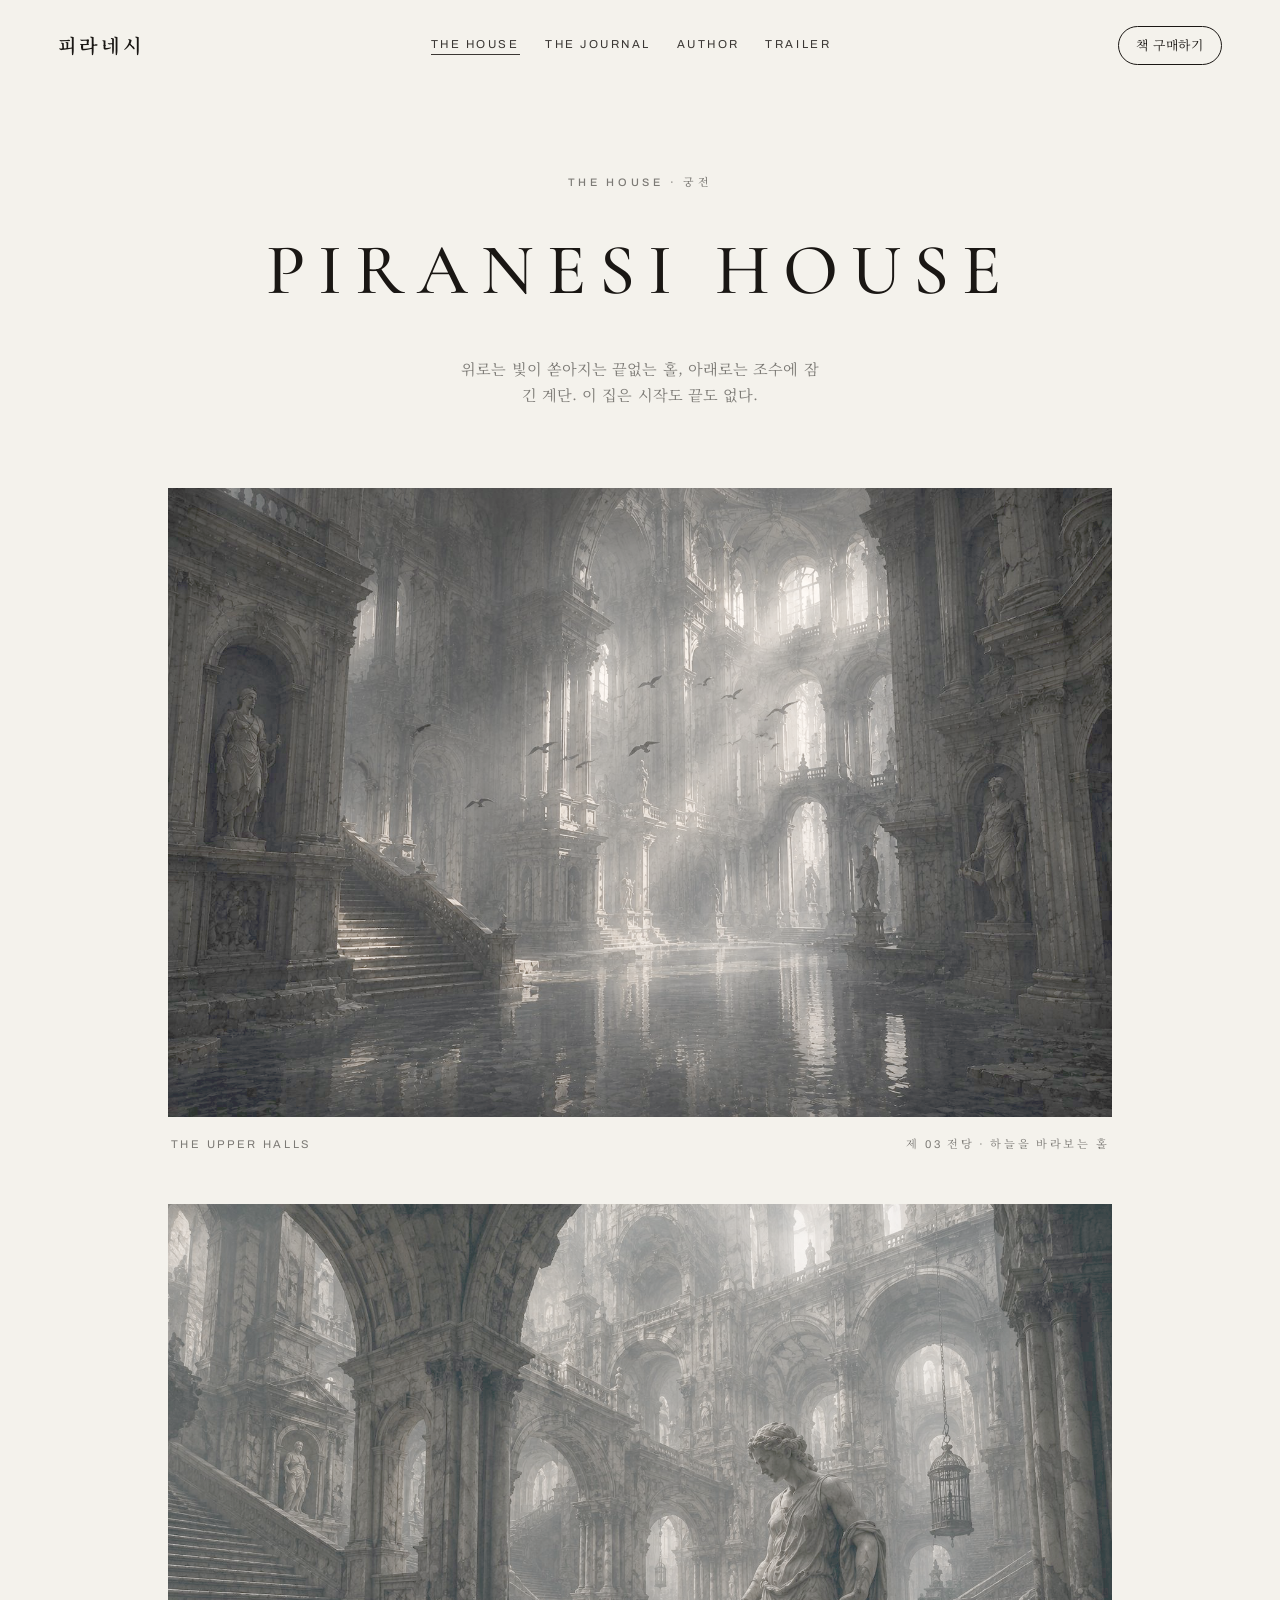
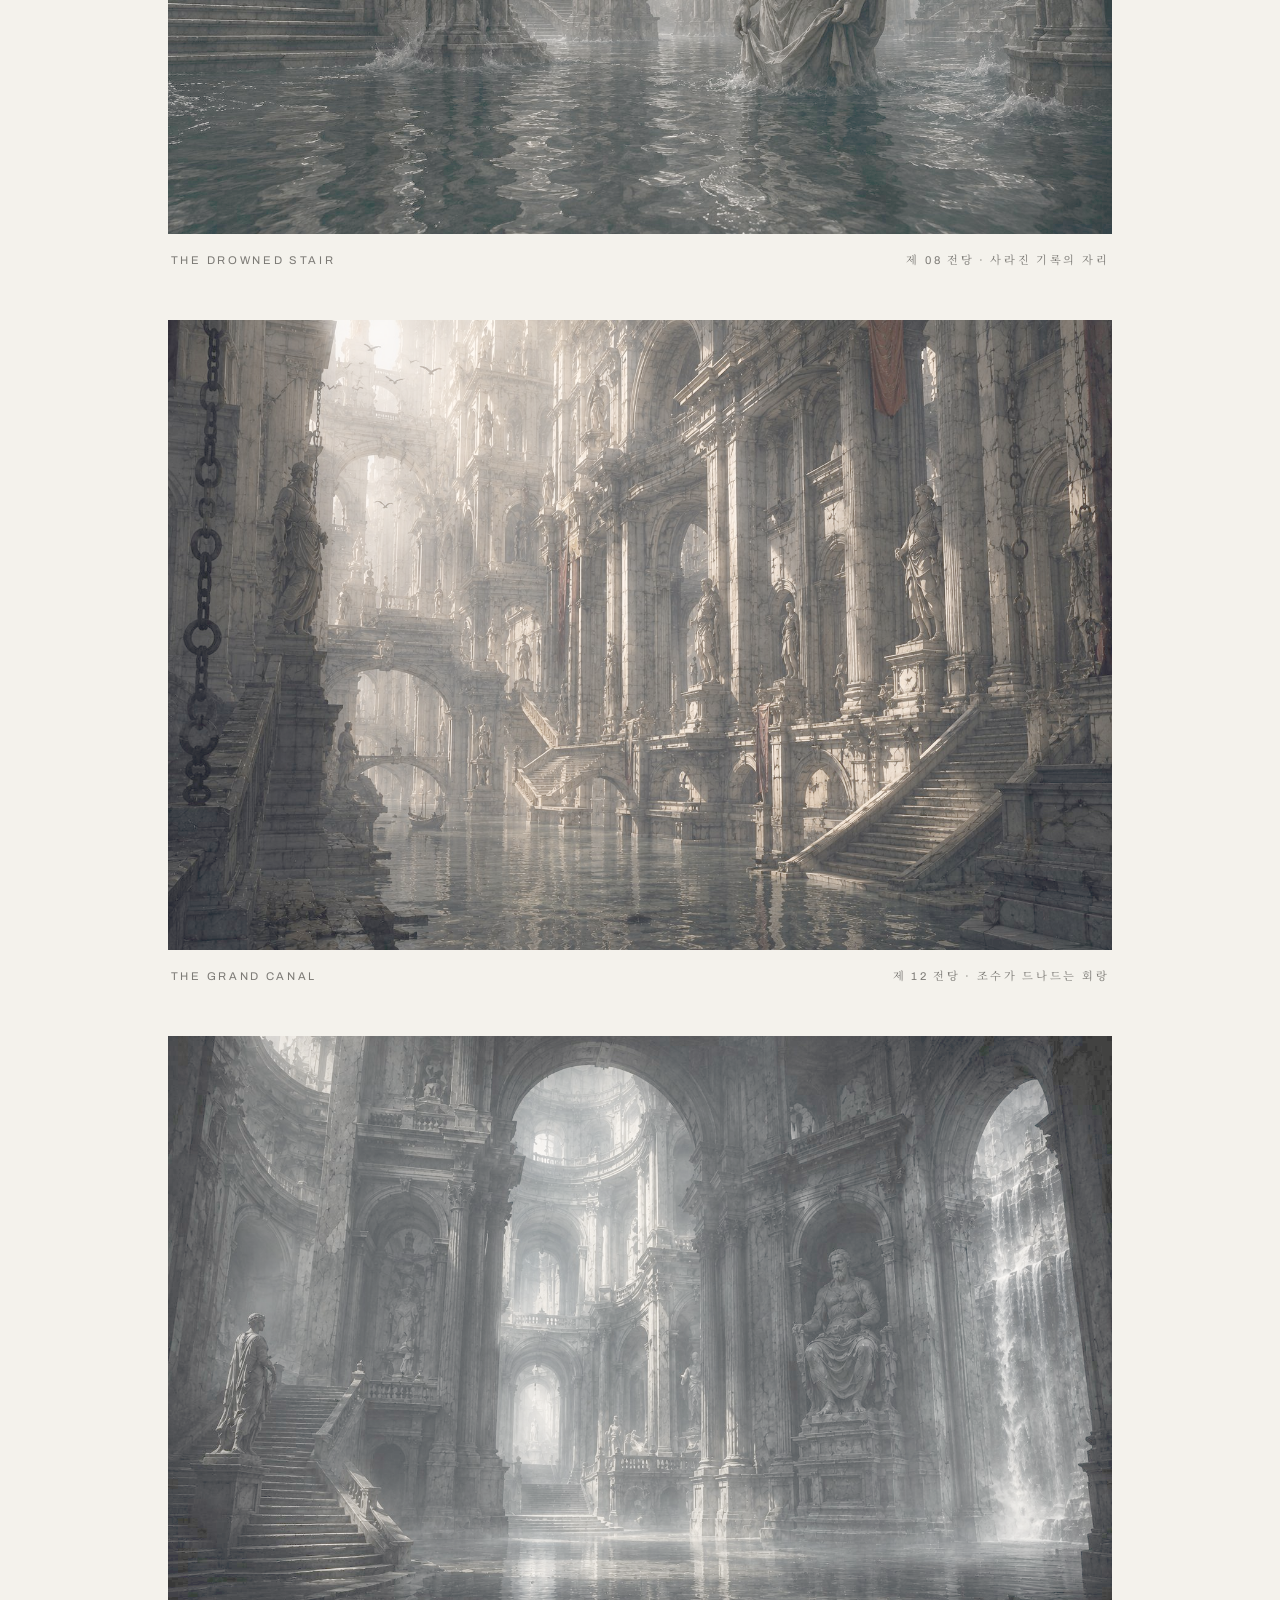
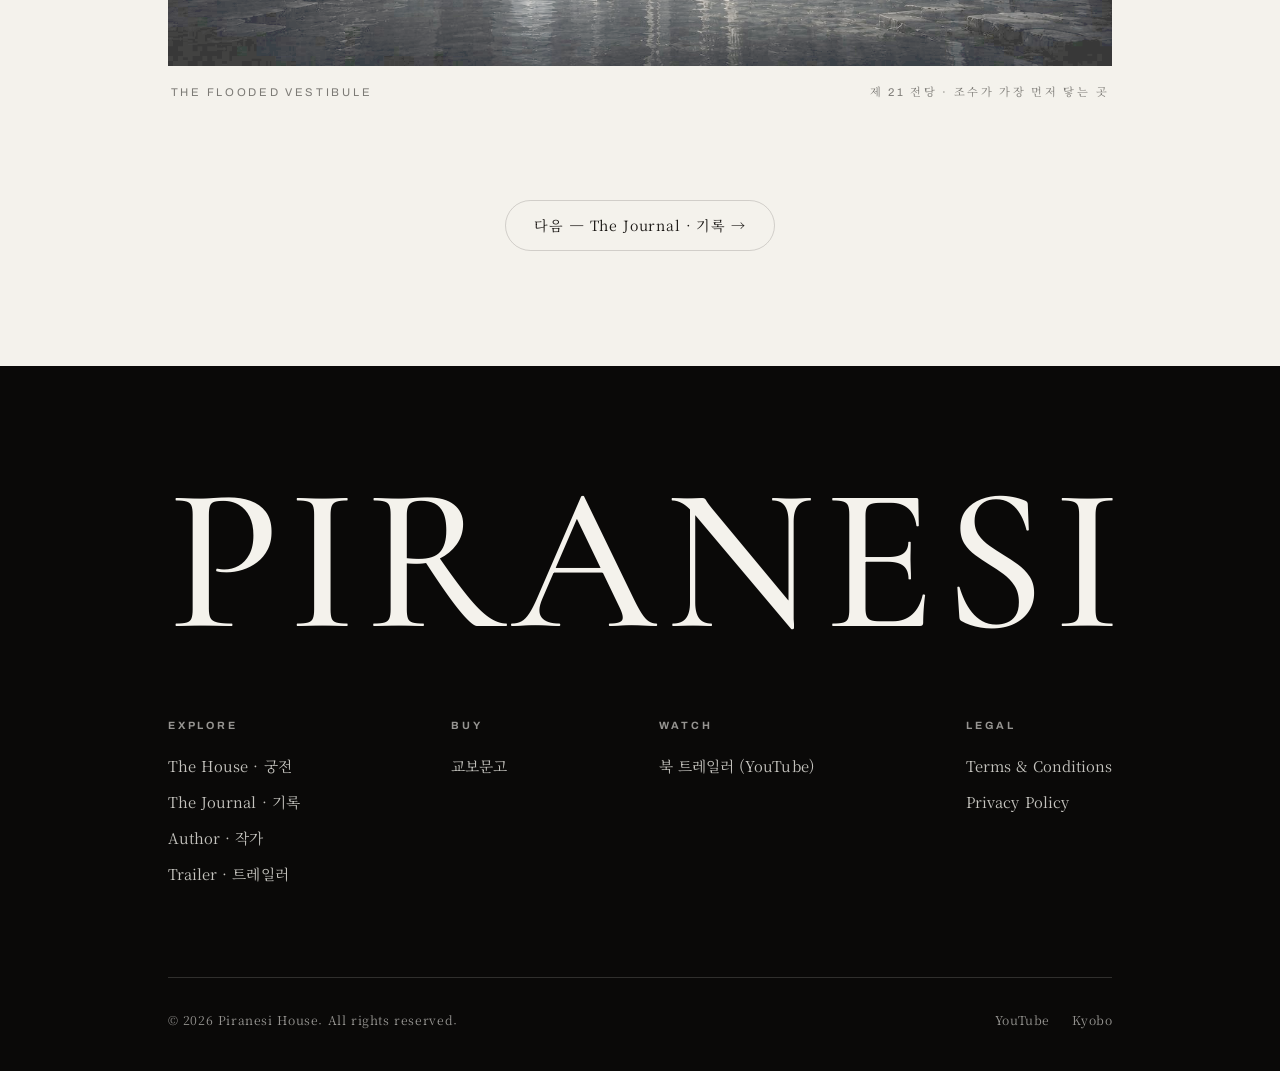
<file: house.html>
<!DOCTYPE html>
<html lang="ko">
<head>
  <meta charset="UTF-8" />
  <meta name="viewport" content="width=device-width, initial-scale=1.0" />
  <title>The House · 궁전 — PIRANESI</title>
  <meta name="description" content="피라네시의 집. 빛이 스미는 무한한 홀과 조수에 잠긴 계단." />
  <link rel="preconnect" href="https://fonts.googleapis.com" />
  <link rel="preconnect" href="https://fonts.gstatic.com" crossorigin />
  <link href="https://fonts.googleapis.com/css2?family=Archivo:wght@400;500;600&family=Cormorant+Garamond:ital,wght@0,400;0,500;0,600;1,400;1,500&family=Noto+Serif+KR:wght@400;500;600&display=swap" rel="stylesheet" />
  <link rel="stylesheet" href="css/style.css" />
</head>
<body>

  <!-- ===== NAV ===== -->
  <nav class="nav nav--scrolled">
    <a href="index.html" class="nav__brand">피라네시</a>
    <ul class="nav__links">
      <li><a href="house.html" aria-current="page">The House</a></li>
      <li><a href="journal.html">The Journal</a></li>
      <li><a href="index.html#author">Author</a></li>
      <li><a href="index.html#trailer">Trailer</a></li>
    </ul>
    <a href="https://product.kyobobook.co.kr/detail/S000001029413" target="_blank" rel="noopener noreferrer" class="nav__cta">책 구매하기</a>
    <button class="nav__toggle" aria-label="메뉴 열기">MENU</button>
  </nav>

  <main>
    <!-- ===== HOUSE HERO ===== -->
    <section class="house-hero container">
      <span class="eyebrow" data-reveal>The House · 궁전</span>
      <h1 data-reveal data-delay="1">PIRANESI HOUSE</h1>
      <p class="intro__text" data-reveal data-delay="2" style="margin-top:1.5rem">
        위로는 빛이 쏟아지는 끝없는 홀, 아래로는 조수에 잠긴 계단. 이 집은 시작도 끝도 없다.
      </p>
    </section>

    <!-- ===== STACKED GALLERY ===== -->
    <section class="section container" style="padding-top:0">
      <div class="gallery-stack">
        <figure data-reveal>
          <img src="assets/img/hall-birds.png" alt="새들이 날아오르는 상층의 홀" />
          <figcaption><span>The Upper Halls</span><span>제 03 전당 · 하늘을 바라보는 홀</span></figcaption>
        </figure>
        <figure data-reveal>
          <img src="assets/img/hall-statue.png" alt="옥좌에 앉은 조각상과 폭포" />
          <figcaption><span>The Drowned Stair</span><span>제 08 전당 · 사라진 기록의 자리</span></figcaption>
        </figure>
        <figure data-reveal>
          <img src="assets/img/hall-chains.png" alt="사슬이 드리운 대운하의 홀" />
          <figcaption><span>The Grand Canal</span><span>제 12 전당 · 조수가 드나드는 회랑</span></figcaption>
        </figure>
        <figure data-reveal>
          <img src="assets/img/hall-waterfall.png" alt="물에 잠긴 폭포의 홀" />
          <figcaption><span>The Flooded Vestibule</span><span>제 21 전당 · 조수가 가장 먼저 닿는 곳</span></figcaption>
        </figure>
      </div>
      <!-- 다음 챕터로 연결 -->
      <div style="text-align:center; margin-top:clamp(3rem,7vw,5rem)" data-reveal>
        <a href="journal.html" class="btn btn--ghost">다음 — The Journal · 기록 →</a>
      </div>
    </section>
  </main>

  <!-- ===== FOOTER ===== -->
  <footer class="footer">
    <div class="container">
      <div class="footer__wordmark">PIRANESI</div>
      <div class="footer__cols">
        <div class="footer__col">
          <h4>Explore</h4>
          <a href="house.html">The House · 궁전</a>
          <a href="journal.html">The Journal · 기록</a>
          <a href="index.html#author">Author · 작가</a>
          <a href="index.html#trailer">Trailer · 트레일러</a>
        </div>
        <div class="footer__col">
          <h4>Buy</h4>
          <a href="https://product.kyobobook.co.kr/detail/S000001029413" target="_blank" rel="noopener noreferrer">교보문고</a>
        </div>
        <div class="footer__col">
          <h4>Watch</h4>
          <a href="https://www.youtube.com/watch?v=UggPg6CHNbs" target="_blank" rel="noopener noreferrer">북 트레일러 (YouTube)</a>
        </div>
        <div class="footer__col">
          <h4>Legal</h4>
          <a href="#">Terms &amp; Conditions</a>
          <a href="#">Privacy Policy</a>
        </div>
      </div>
      <div class="footer__bottom">
        <span>© 2026 Piranesi House. All rights reserved.</span>
        <div class="footer__social">
          <a href="https://www.youtube.com/watch?v=UggPg6CHNbs" target="_blank" rel="noopener noreferrer" class="link">YouTube</a>
          <a href="https://product.kyobobook.co.kr/detail/S000001029413" target="_blank" rel="noopener noreferrer" class="link">Kyobo</a>
        </div>
      </div>
    </div>
  </footer>

  <script src="js/main.js"></script>
</body>
</html>
</file>
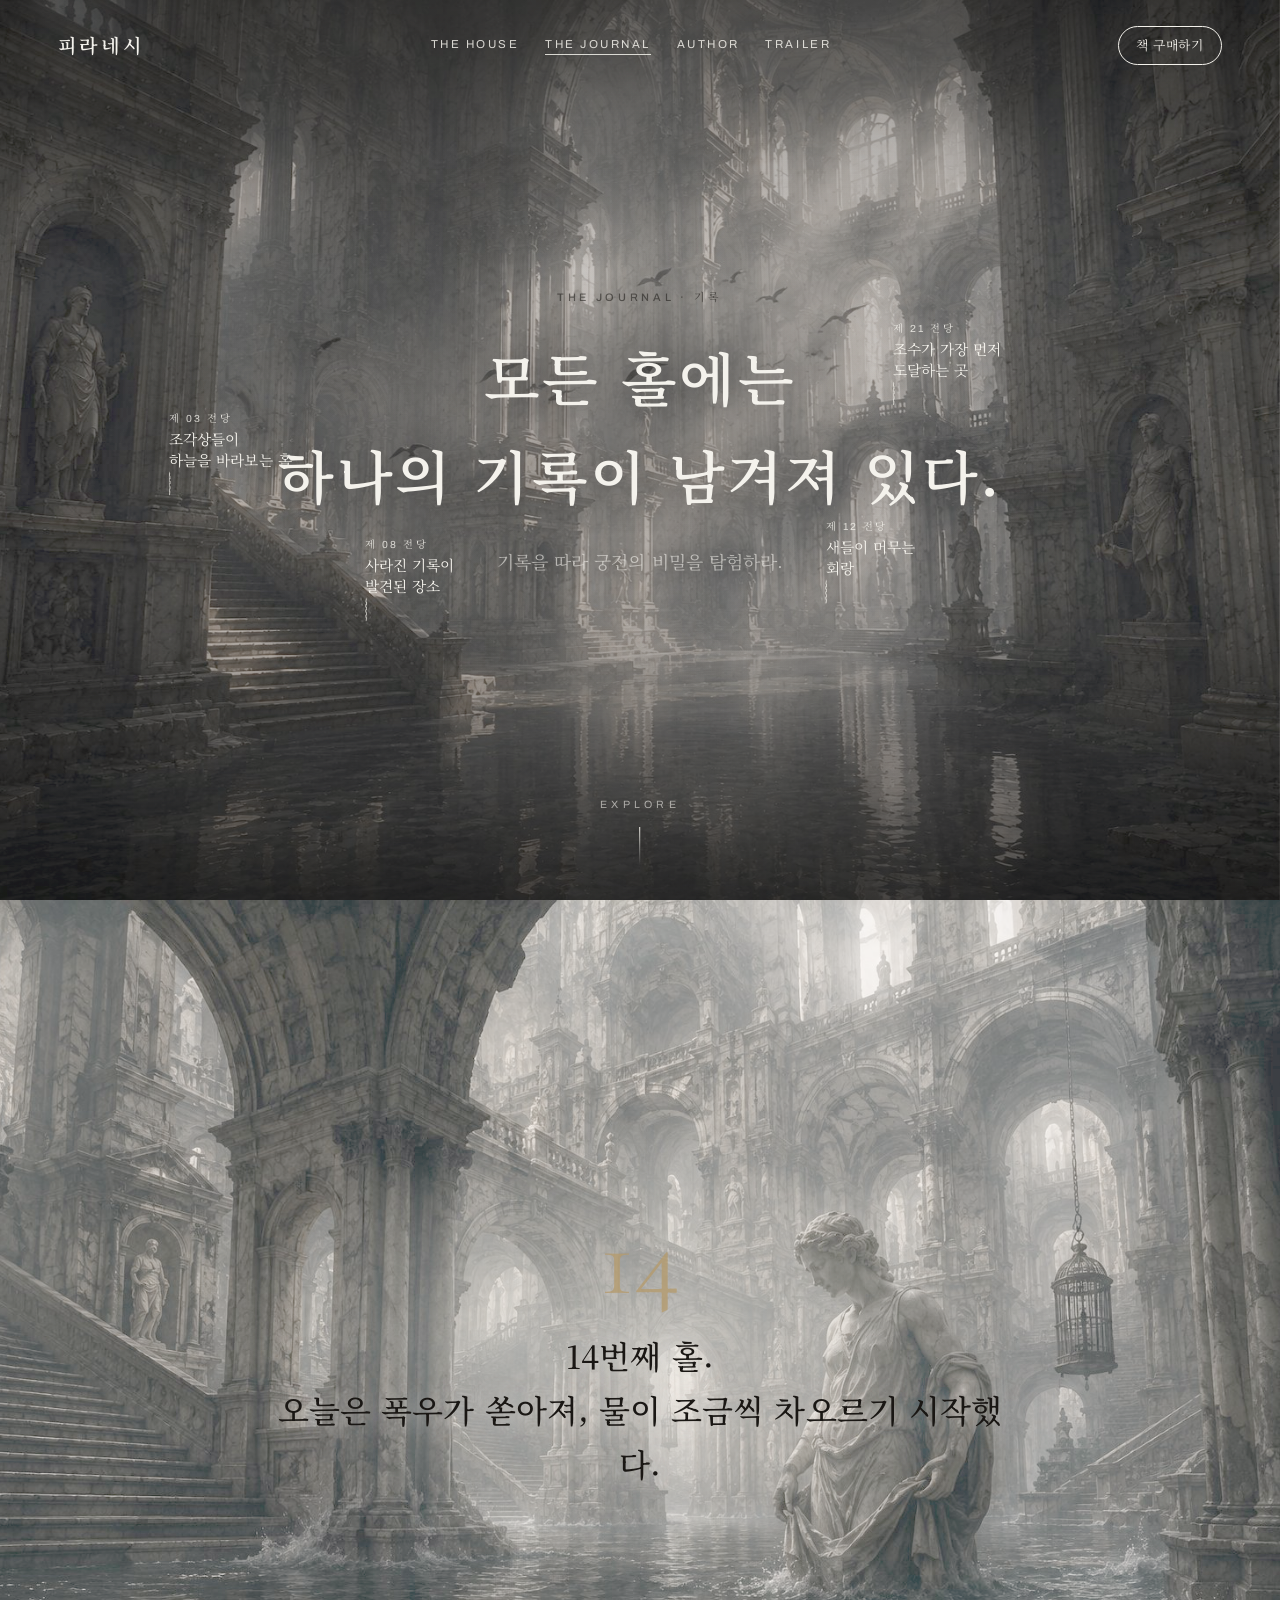
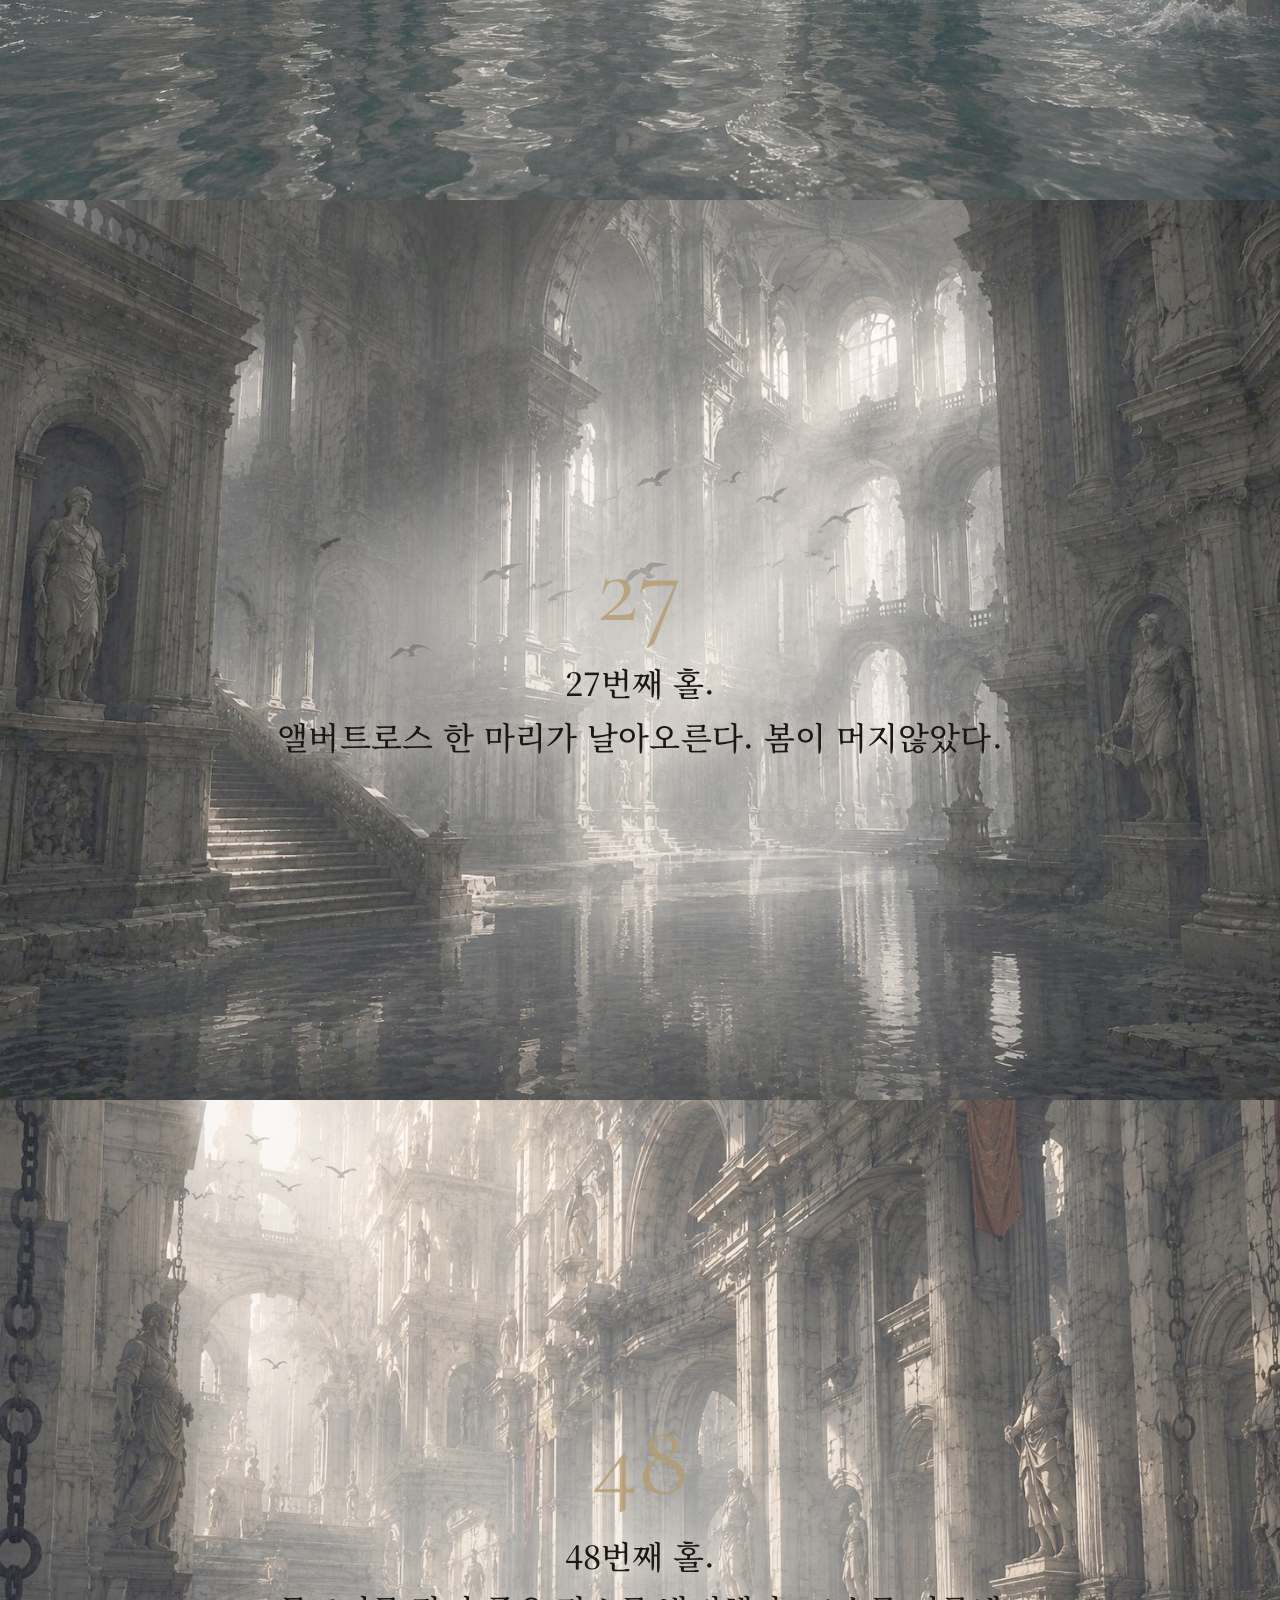
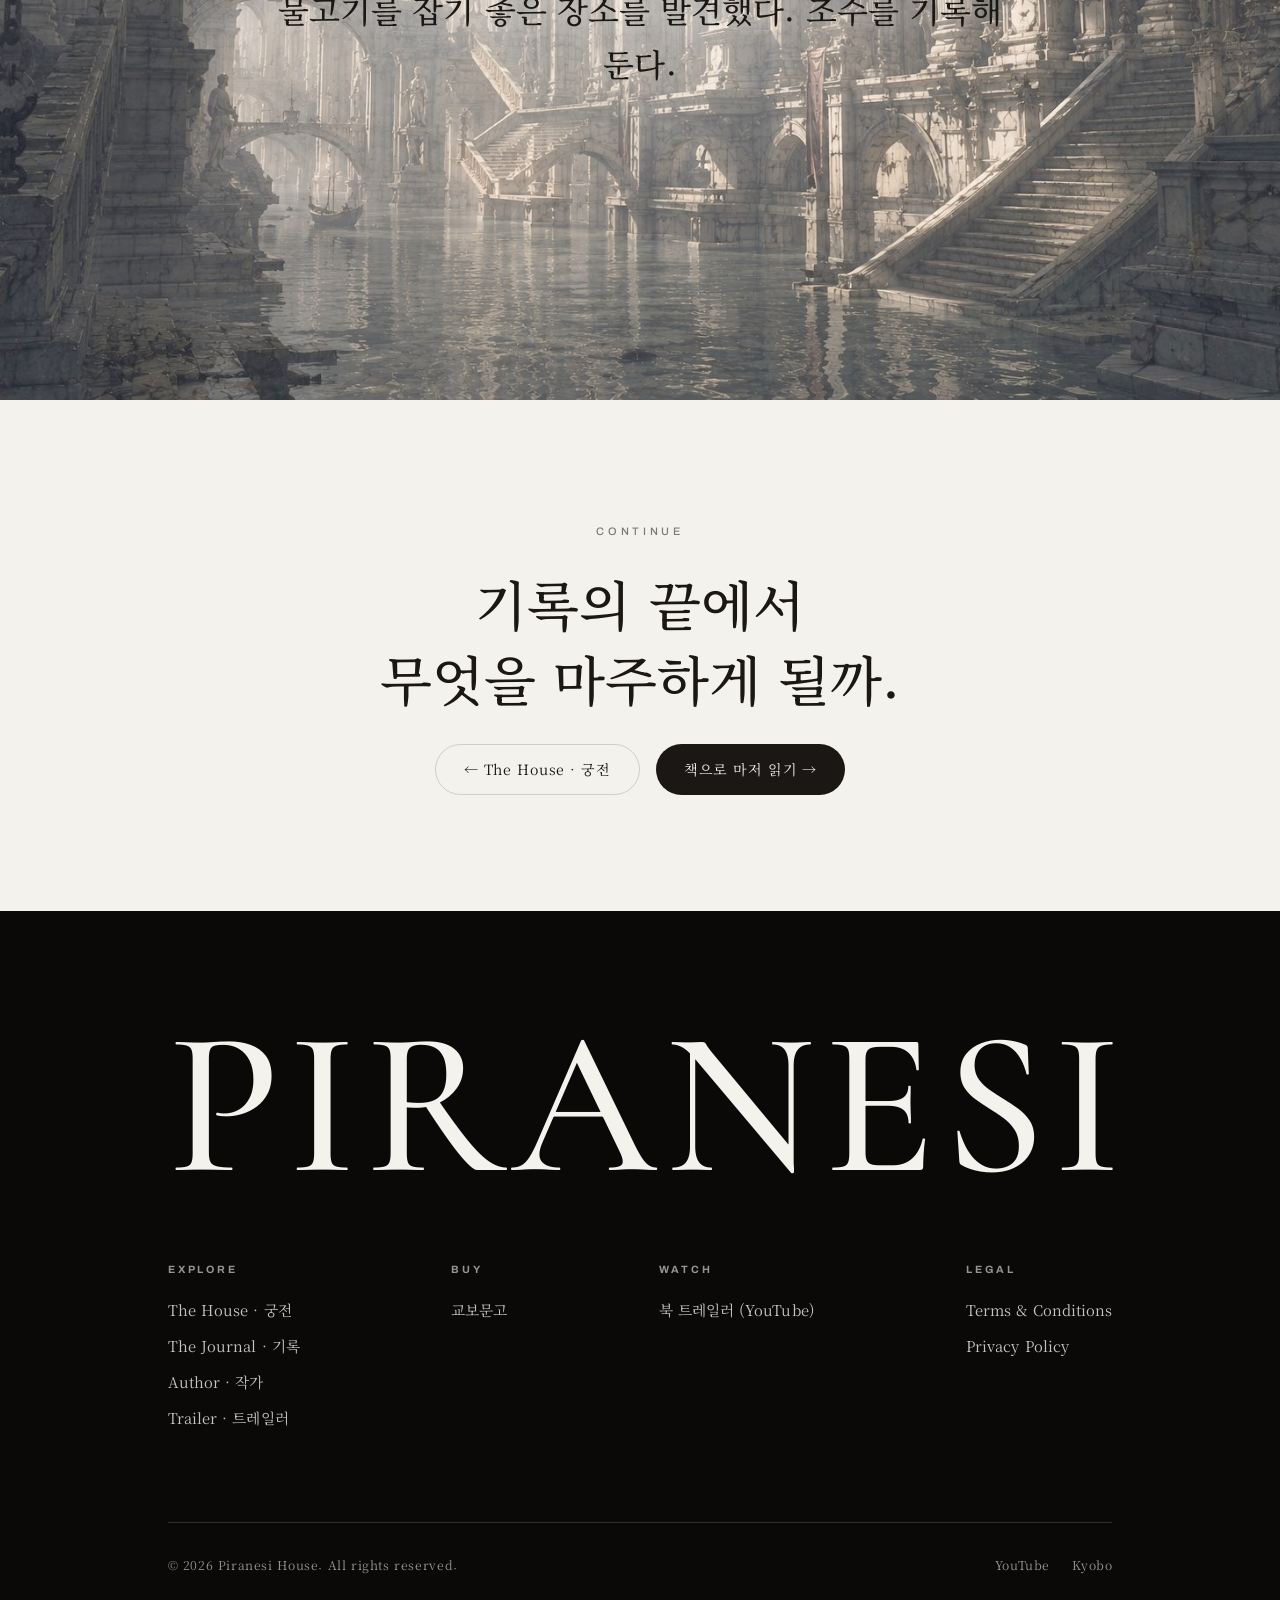
<file: journal.html>
<!DOCTYPE html>
<html lang="ko">
<head>
  <meta charset="UTF-8" />
  <meta name="viewport" content="width=device-width, initial-scale=1.0" />
  <title>The Journal · 기록 — PIRANESI</title>
  <meta name="description" content="모든 홀에는 하나의 기록이 남겨져 있다. 기록을 따라 궁전의 비밀을 탐험하라." />
  <link rel="preconnect" href="https://fonts.googleapis.com" />
  <link rel="preconnect" href="https://fonts.gstatic.com" crossorigin />
  <link href="https://fonts.googleapis.com/css2?family=Archivo:wght@400;500;600&family=Cormorant+Garamond:ital,wght@0,400;0,500;0,600;1,400;1,500&family=Noto+Serif+KR:wght@400;500;600&display=swap" rel="stylesheet" />
  <link rel="stylesheet" href="css/style.css" />
</head>
<body>
  <div class="dive-veil" aria-hidden="true"></div>

  <!-- ===== NAV (히어로가 어두우므로 상단 밝은 글자) ===== -->
  <nav class="nav nav--hero-dark">
    <a href="index.html" class="nav__brand">피라네시</a>
    <ul class="nav__links">
      <li><a href="house.html">The House</a></li>
      <li><a href="journal.html" aria-current="page">The Journal</a></li>
      <li><a href="index.html#author">Author</a></li>
      <li><a href="index.html#trailer">Trailer</a></li>
    </ul>
    <a href="https://product.kyobobook.co.kr/detail/S000001029413" target="_blank" rel="noopener noreferrer" class="nav__cta">책 구매하기</a>
    <button class="nav__toggle" aria-label="메뉴 열기">MENU</button>
  </nav>

  <!-- ===== JOURNAL HERO (마커) ===== -->
  <header class="hero hero--dark">
    <img class="hero__bg" data-parallax="0.25" src="assets/img/hall-birds.png" alt="홀로 선 인물이 바라보는 빛의 홀" />
    <div class="journal-markers">
      <!-- 각 마커 = 클릭 시 해당 홀로 '빨려들어가는' 다이브. href는 JS 미동작 시 폴백 -->
      <a class="marker" href="#hall-14" data-target="#hall-14" style="top:50%; left:18%">
        <span class="marker__no">제 03 전당</span>
        <p class="marker__name">조각상들이<br />하늘을 바라보는 홀</p>
        <span class="marker__dot"></span>
      </a>
      <a class="marker marker--hide-sm" href="#hall-27" data-target="#hall-27" style="top:64%; left:32%">
        <span class="marker__no">제 08 전당</span>
        <p class="marker__name">사라진 기록이<br />발견된 장소</p>
        <span class="marker__dot"></span>
      </a>
      <a class="marker" href="#hall-48" data-target="#hall-48" style="top:40%; left:74%">
        <span class="marker__no">제 21 전당</span>
        <p class="marker__name">조수가 가장 먼저<br />도달하는 곳</p>
        <span class="marker__dot"></span>
      </a>
      <a class="marker marker--hide-sm" href="#hall-27" data-target="#hall-27" style="top:62%; left:68%">
        <span class="marker__no">제 12 전당</span>
        <p class="marker__name">새들이 머무는<br />회랑</p>
        <span class="marker__dot"></span>
      </a>
    </div>
    <div class="hero__inner">
      <span class="eyebrow">The Journal · 기록</span>
      <h1 class="hero__title" style="font-size:clamp(1.9rem,4.6vw,3.6rem); letter-spacing:.04em; font-weight:600">모든 홀에는<br />하나의 기록이 남겨져 있다.</h1>
      <p class="hero__sub">기록을 따라 궁전의 비밀을 탐험하라.</p>
    </div>
    <div class="hero__scroll">Explore</div>
  </header>

  <!-- ===== SCROLL HALLS (밝은 신성 톤) ===== -->
  <main>
    <section class="hall" id="hall-14">
      <img class="hall__bg" src="assets/img/hall-statue.png" alt="빛이 스며드는 홀" />
      <div class="hall__inner" data-reveal>
        <div class="hall__no">14</div>
        <p class="hall__line">14번째 홀.<br />오늘은 폭우가 쏟아져, 물이 조금씩 차오르기 시작했다.</p>
      </div>
    </section>
    <section class="hall" id="hall-27">
      <img class="hall__bg" src="assets/img/hall-birds.png" alt="새들이 날아오르는 홀" />
      <div class="hall__inner" data-reveal>
        <div class="hall__no">27</div>
        <p class="hall__line">27번째 홀.<br />앨버트로스 한 마리가 날아오른다. 봄이 머지않았다.</p>
      </div>
    </section>
    <section class="hall" id="hall-48">
      <img class="hall__bg" src="assets/img/hall-chains.png" alt="사슬이 드리운 대운하" />
      <div class="hall__inner" data-reveal>
        <div class="hall__no">48</div>
        <p class="hall__line">48번째 홀.<br />물고기를 잡기 좋은 장소를 발견했다. 조수를 기록해 둔다.</p>
      </div>
    </section>

    <!-- 다음 연결 -->
    <section class="section container" style="text-align:center">
      <span class="eyebrow" data-reveal>Continue</span>
      <h2 class="intro__title" data-reveal data-delay="1">기록의 끝에서<br />무엇을 마주하게 될까.</h2>
      <div data-reveal data-delay="2" style="display:flex; gap:1rem; justify-content:center; flex-wrap:wrap; margin-top:1rem">
        <a href="house.html" class="btn btn--ghost">← The House · 궁전</a>
        <a href="https://product.kyobobook.co.kr/detail/S000001029413" target="_blank" rel="noopener noreferrer" class="btn btn--solid">책으로 마저 읽기 →</a>
      </div>
    </section>
  </main>

  <!-- ===== FOOTER ===== -->
  <footer class="footer">
    <div class="container">
      <div class="footer__wordmark">PIRANESI</div>
      <div class="footer__cols">
        <div class="footer__col">
          <h4>Explore</h4>
          <a href="house.html">The House · 궁전</a>
          <a href="journal.html">The Journal · 기록</a>
          <a href="index.html#author">Author · 작가</a>
          <a href="index.html#trailer">Trailer · 트레일러</a>
        </div>
        <div class="footer__col">
          <h4>Buy</h4>
          <a href="https://product.kyobobook.co.kr/detail/S000001029413" target="_blank" rel="noopener noreferrer">교보문고</a>
        </div>
        <div class="footer__col">
          <h4>Watch</h4>
          <a href="https://www.youtube.com/watch?v=UggPg6CHNbs" target="_blank" rel="noopener noreferrer">북 트레일러 (YouTube)</a>
        </div>
        <div class="footer__col">
          <h4>Legal</h4>
          <a href="#">Terms &amp; Conditions</a>
          <a href="#">Privacy Policy</a>
        </div>
      </div>
      <div class="footer__bottom">
        <span>© 2026 Piranesi House. All rights reserved.</span>
        <div class="footer__social">
          <a href="https://www.youtube.com/watch?v=UggPg6CHNbs" target="_blank" rel="noopener noreferrer" class="link">YouTube</a>
          <a href="https://product.kyobobook.co.kr/detail/S000001029413" target="_blank" rel="noopener noreferrer" class="link">Kyobo</a>
        </div>
      </div>
    </div>
  </footer>

  <script src="js/main.js"></script>
</body>
</html>
</file>
<file: css/style.css>
/* =============================================================
   PIRANESI HOUSE — Design System v2
   무드: Sacred / Ethereal / Luminous · 레이아웃: monopo-inspired editorial
   ============================================================= */

/* ---------- 1. Tokens ---------- */
:root {
  /* Palette — 밝은 본 화이트가 지배색, 텍스트는 따뜻한 근흑 */
  --paper:   #f4f2ec;   /* 지배 배경 (밝게 상향) */
  --paper-2: #eae6dc;   /* 섹션 교차용 살짝 진한 본 */
  --ink:     #1a1714;   /* 따뜻한 근흑 텍스트 */
  --ink-2:   #0a0908;   /* 풋터/앵커용 깊은 흑 */
  --muted:   rgba(26,23,20,.55);  /* 보조 텍스트 (라이트 위) */
  --muted-d: rgba(244,242,236,.6);/* 보조 텍스트 (다크 위) */
  --line:    rgba(26,23,20,.16);  /* 라이트 헤어라인 */
  --line-d:  rgba(244,242,236,.16);
  --gold:    #b59b6e;   /* 신성한 온기 — 극소량 액센트 */

  /* Type */
  --serif: "Cormorant Garamond", "Noto Serif KR", serif;
  --kr:    "Noto Serif KR", "Cormorant Garamond", serif;
  --sans:  "Archivo", "Noto Serif KR", sans-serif;

  /* Layout */
  --container: 1480px;
  --gutter: clamp(1.25rem, 4.5vw, 6rem);
  --section-y: clamp(5rem, 11vw, 12rem);
  --ease: cubic-bezier(.22, .61, .36, 1);
}

/* ---------- 2. Reset ---------- */
*, *::before, *::after { box-sizing: border-box; margin: 0; padding: 0; }
html { scroll-behavior: smooth; -webkit-text-size-adjust: 100%; }
body {
  background: var(--paper);
  color: var(--ink);
  font-family: var(--kr);
  line-height: 1.7;
  letter-spacing: .005em;
  overflow-x: hidden;
}
img { display: block; max-width: 100%; }
a { color: inherit; text-decoration: none; }
button { font: inherit; color: inherit; background: none; border: none; cursor: pointer; }

/* ---------- 3. Helpers ---------- */
.container { width: 100%; max-width: var(--container); margin-inline: auto; padding-inline: var(--gutter); }
.section { padding-block: var(--section-y); }
.theme-dark { background: var(--ink-2); color: var(--paper); }
.theme-dark .eyebrow { color: var(--muted-d); }
.theme-paper2 { background: var(--paper-2); }

/* 라벨 — monopo식 넓은 자간 대문자 그로테스크 */
.eyebrow {
  font-family: var(--sans);
  font-size: clamp(.66rem, .85vw, .78rem);
  font-weight: 500; letter-spacing: .34em; text-transform: uppercase;
  color: var(--muted); display: inline-block;
}
.display { font-family: var(--serif); font-weight: 500; line-height: 1.04; }
.display-kr { font-family: var(--kr); font-weight: 500; line-height: 1.42; }

/* ---------- 4. Buttons / Links ---------- */
.btn {
  display: inline-flex; align-items: center; gap: .7em;
  padding: .9em 2em; border-radius: 100px;
  font-family: var(--kr); font-size: .88rem; letter-spacing: .06em;
  transition: transform .4s var(--ease), background .4s var(--ease), color .4s var(--ease);
}
.btn--solid { background: var(--ink); color: var(--paper); }
.btn--solid:hover { transform: translateY(-2px); background: #312a23; }
.theme-dark .btn--solid { background: var(--paper); color: var(--ink-2); }
.btn--ghost { border: 1px solid var(--line); }
.btn--ghost:hover { background: var(--ink); color: var(--paper); border-color: var(--ink); }
.theme-dark .btn--ghost { border-color: var(--line-d); }
.theme-dark .btn--ghost:hover { background: var(--paper); color: var(--ink-2); }

/* 인라인 텍스트 링크 (밑줄 슬라이드) */
.link {
  position: relative; white-space: nowrap;
}
.link::after { content:""; position:absolute; left:0; bottom:-2px; width:100%; height:1px; background:currentColor; transform:scaleX(0); transform-origin:left; transition:transform .4s var(--ease); }
.link:hover::after { transform: scaleX(1); }

/* =============================================================
   5. NAV
   ============================================================= */
.nav {
  position: fixed; inset: 0 0 auto 0; z-index: 100;
  display: flex; align-items: center; justify-content: space-between;
  padding: 1.6rem var(--gutter);
  transition: background .5s var(--ease), padding .5s var(--ease), color .5s var(--ease), border-color .5s var(--ease);
  border-bottom: 1px solid transparent;
}
.nav--scrolled {
  background: rgba(244,242,236,.78);
  backdrop-filter: blur(16px) saturate(1.1);
  border-bottom-color: var(--line);
  padding-block: 1.05rem;
}
/* 다크 페이지(Journal)의 내비 — 상단에서 밝은 글자 */
.theme-dark .nav { color: var(--paper); }
.theme-dark .nav--scrolled { background: rgba(10,9,8,.6); border-bottom-color: var(--line-d); }
.nav__brand { font-family: var(--kr); font-size: 1.2rem; letter-spacing: .14em; font-weight: 600; }
.nav__links { display: flex; gap: 2.6rem; list-style: none; font-family: var(--sans); font-size: .72rem; letter-spacing: .22em; text-transform: uppercase; }
.nav__links a { position: relative; opacity: .85; transition: opacity .3s; }
.nav__links a::after { content:""; position:absolute; left:0; bottom:-5px; width:100%; height:1px; background:currentColor; transform:scaleX(0); transform-origin:left; transition:transform .4s var(--ease); }
.nav__links a:hover { opacity: 1; }
.nav__links a:hover::after, .nav__links a[aria-current="page"]::after { transform: scaleX(1); }
.nav__cta { border: 1px solid currentColor; padding: .6em 1.4em; border-radius: 100px; font-family: var(--kr); font-size: .8rem; letter-spacing: .04em; transition: background .3s, color .3s; }
.nav__cta:hover { background: var(--ink); color: var(--paper); }
.theme-dark .nav__cta:hover { background: var(--paper); color: var(--ink-2); }
.nav__toggle { display: none; font-family: var(--sans); font-size: .72rem; letter-spacing: .2em; }
/* 어두운 히어로(Journal) 위에서는 상단 내비를 밝게, 스크롤하면 라이트 내비로 복귀 */
.nav--hero-dark { color: var(--paper); }
.nav--hero-dark.nav--scrolled { color: var(--ink); background: rgba(244,242,236,.8); border-bottom-color: var(--line); }
.nav--hero-dark:not(.nav--scrolled) .nav__cta:hover { background: var(--paper); color: var(--ink-2); }

/* =============================================================
   6. HERO — 밝고 신성한
   ============================================================= */
.hero {
  position: relative; min-height: 100svh;
  display: grid; place-items: center; text-align: center;
  color: var(--ink); overflow: hidden; isolation: isolate;
}
.hero__bg { position:absolute; inset:0; z-index:-2; width:100%; height:100%; object-fit:cover; animation: slowZoom 28s var(--ease) forwards; }
/* 밝은 스크림 — 어둡히지 않고 살짝 밝혀 대비 확보 (성스러운 빛 번짐) */
.hero::after {
  content:""; position:absolute; inset:0; z-index:-1;
  background:
    radial-gradient(ellipse 60% 50% at 50% 42%, rgba(244,242,236,.28), transparent 70%),
    linear-gradient(to bottom, rgba(244,242,236,.34), rgba(244,242,236,.06) 30%, rgba(244,242,236,.05) 65%, rgba(244,242,236,.5));
}
@keyframes slowZoom { from{ transform: scale(1.07);} to{ transform: scale(1);} }
.hero__inner { max-width: 60rem; padding-inline: var(--gutter); }
.hero__title {
  font-family: var(--kr); font-weight: 600;
  font-size: clamp(3rem, 9vw, 7.5rem); letter-spacing: .16em; margin: .35em 0;
  text-shadow: 0 2px 50px rgba(244,242,236,.9), 0 0 1px rgba(244,242,236,.9);
}
.hero__sub { color: rgba(60, 52, 44, 0.72); font-size: clamp(.98rem,1.4vw,1.18rem); max-width: 36rem; margin: 0 auto 2.6rem; line-height: 1.9; text-shadow: 0 1px 14px rgba(244,242,236,.8); }
/* 홈 히어로 브랜드 타이틀 — 첨부 시안과 동일한 단색 앤티크 골드브론즈 + 은은한 광배 */
.hero:not(.hero--dark) .hero__title {
  background: none;
  -webkit-text-fill-color: #554937; color: #78603e;
  text-shadow: none;
  filter: drop-shadow(0 1px 1px rgba(244,242,236,.55)) drop-shadow(0 3px 22px rgba(244,242,236,.8));
}
.hero__scroll { position:absolute; bottom:2.2rem; left:50%; transform:translateX(-50%); font-family:var(--sans); font-size:.66rem; letter-spacing:.4em; text-transform:uppercase; color:var(--muted); display:flex; flex-direction:column; align-items:center; gap:.8rem; }
.hero__scroll::after { content:""; width:1px; height:38px; background:linear-gradient(var(--ink),transparent); animation:scrollPulse 2s var(--ease) infinite; }
@keyframes scrollPulse { 0%,100%{opacity:.25;height:24px;} 50%{opacity:.8;height:42px;} }

/* 다크 히어로(Journal) override — 밝은 이미지에 어두운 스크림 + 밝은 글자 */
.hero--dark { color: var(--paper); }
.hero--dark::after {
  background:
    radial-gradient(ellipse 60% 55% at 50% 45%, rgba(10,9,8,.15), transparent 70%),
    linear-gradient(to bottom, rgba(10,9,8,.45), rgba(10,9,8,.15) 30%, rgba(10,9,8,.2) 65%, rgba(10,9,8,.6));
}
.hero--dark .hero__title { text-shadow: 0 2px 40px rgba(0,0,0,.5); }
.hero--dark .hero__sub { color: var(--muted-d); text-shadow: 0 1px 20px rgba(0,0,0,.6); }
.hero--dark .hero__scroll { color: var(--muted-d); }
.hero--dark .hero__scroll::after { background: linear-gradient(var(--paper),transparent); }

/* =============================================================
   7. INTRO (대형 에디토리얼 헤딩 — monopo식)
   ============================================================= */
.intro { text-align: center; }
.intro__title { font-family: var(--kr); font-weight: 500; font-size: clamp(1.8rem, 4.2vw, 3.4rem); line-height: 1.4; max-width: 24ch; margin: 1.4rem auto 1.8rem; }
.intro__text { color: var(--muted); max-width: 46ch; margin-inline: auto; font-size: clamp(.95rem,1.15vw,1.05rem); }

/* =============================================================
   8. INDEX — monopo 시그니처: 호버 시 이미지 프리뷰가 따라오는 리스트
   ============================================================= */
.index { border-top: 1px solid var(--line); }
.index__row {
  display: grid; grid-template-columns: auto 1fr auto auto;
  align-items: baseline; gap: clamp(1rem,4vw,3rem);
  padding: clamp(1.6rem, 3.5vw, 3rem) 0;
  border-bottom: 1px solid var(--line);
  position: relative; transition: padding-left .5s var(--ease), color .5s var(--ease);
}
.index__row:hover { padding-left: clamp(.6rem,2vw,2rem); }
.index__num { font-family: var(--sans); font-size: .8rem; letter-spacing: .2em; color: var(--muted); padding-top: .8rem; }
.index__title { font-family: var(--kr); font-weight: 500; font-size: clamp(2rem, 6.5vw, 5rem); line-height: 1; transition: color .4s var(--ease); }
.index__row:hover .index__title { color: var(--gold); }
.index__en { font-family: var(--sans); font-size: clamp(.7rem,1vw,.84rem); letter-spacing: .24em; text-transform: uppercase; color: var(--muted); align-self: center; }
.index__arrow { font-family: var(--serif); font-size: clamp(1.4rem,3vw,2.2rem); align-self: center; transition: transform .45s var(--ease); }
.index__row:hover .index__arrow { transform: translateX(.5rem); }
.index__row--locked { opacity: .5; cursor: default; }
.index__row--locked .index__arrow { font-size: .9rem; letter-spacing:.1em; }
.index__lockedlabel { font-family: var(--sans); font-size:.66rem; letter-spacing:.2em; text-transform:uppercase; align-self:center; color: var(--muted); }
/* 마우스를 따라다니는 프리뷰 이미지 (데스크탑) */
.index__preview {
  position: fixed; top: 0; left: 0; z-index: 50;
  width: clamp(220px, 22vw, 340px); aspect-ratio: 3/4;
  pointer-events: none; opacity: 0; transform: translate(-50%,-50%) scale(.92);
  transition: opacity .4s var(--ease), transform .5s var(--ease);
  overflow: hidden; border-radius: 2px; box-shadow: 0 30px 60px rgba(26,23,20,.25);
}
.index__preview.is-on { opacity: 1; transform: translate(-50%,-50%) scale(1); }
.index__preview img { width:100%; height:100%; object-fit: cover; }

/* =============================================================
   9. QUOTE (밝은 성서적 톤)
   ============================================================= */
.quote { text-align:center; padding-block: clamp(6rem,13vw,12rem); }
.quote__text { font-family: var(--serif); font-style: italic; font-weight: 500; font-size: clamp(1.6rem,4vw,3.2rem); line-height: 1.4; max-width: 20ch; margin: 1.6rem auto; text-wrap: balance; }
.quote__text .kr { font-family: var(--kr); font-style: normal; display:block; font-size:.62em; margin-top:.6em; color: var(--muted); }
.quote__cite { color: var(--muted); font-family: var(--sans); font-size:.74rem; letter-spacing:.22em; text-transform:uppercase; }

/* =============================================================
   10. TRAILER
   ============================================================= */
.trailer { text-align:center; }
.trailer__frame { position:relative; display:block; margin: 2.6rem auto 0; aspect-ratio:16/9; max-width:1040px; overflow:hidden; border-radius:3px; }
.trailer__frame img { width:100%; height:100%; object-fit:cover; transition: transform 1.4s var(--ease); }
.trailer__frame::after { content:""; position:absolute; inset:0; background: linear-gradient(rgba(10,9,8,.05), rgba(10,9,8,.35)); }
.trailer__frame:hover img { transform: scale(1.04); }
.trailer__play { position:absolute; inset:0; display:grid; place-items:center; z-index:2; }
.trailer__play span { width:92px; height:92px; border-radius:50%; border:1px solid rgba(244,242,236,.8); display:grid; place-items:center; backdrop-filter: blur(3px); transition: transform .5s var(--ease), background .5s var(--ease); }
.trailer__play span::after { content:""; border-left:17px solid var(--paper); border-block:11px solid transparent; margin-left:4px; }
.trailer__frame:hover .trailer__play span { transform: scale(1.12); background: rgba(244,242,236,.18); }
.trailer__title { position:absolute; bottom:1.7rem; left:50%; transform:translateX(-50%); z-index:2; font-family:var(--kr); font-weight:600; letter-spacing:.24em; color:var(--paper); font-size:clamp(1.1rem,2.4vw,1.7rem); }

/* =============================================================
   11. AUTHOR
   ============================================================= */
.author { display:grid; grid-template-columns:.85fr 1.15fr; gap:clamp(2rem,6vw,6rem); align-items:center; }
.author__media { aspect-ratio:3/4; overflow:hidden; }
.author__media img { width:100%; height:100%; object-fit:cover; transition: transform 1.4s var(--ease); }
.author:hover .author__media img { transform: scale(1.04); }
.author__name { font-family: var(--serif); font-size: clamp(2rem,4.5vw,3.4rem); margin:.8rem 0; line-height:1.05; }
.author__name small { display:block; font-family:var(--kr); font-size:.9rem; letter-spacing:.18em; color:var(--muted); margin-top:.5rem; }
.author__bio { color: var(--muted); max-width:46ch; line-height:1.95; }

/* =============================================================
   12. BUY
   ============================================================= */
.buy { text-align:center; }
.buy__grid { display:grid; grid-template-columns:auto auto; gap:clamp(2.5rem,6vw,6rem); align-items:center; justify-content:center; margin-top:3rem; text-align:left; }
.book { position:relative; width:clamp(190px,22vw,260px); aspect-ratio:3/4.4; border-radius:2px 5px 5px 2px; overflow:hidden; box-shadow:14px 24px 55px rgba(26,23,20,.32); transform:perspective(1300px) rotateY(-15deg); transition: transform .8s var(--ease); }
.book:hover { transform:perspective(1300px) rotateY(-5deg) translateY(-6px); }
.book::before { content:""; position:absolute; left:0; top:0; bottom:0; width:10px; background:linear-gradient(rgba(255,255,255,.25),rgba(255,255,255,0)); z-index:3; }
.book__img { position:absolute; inset:0; width:100%; height:100%; object-fit:cover; }
.book__overlay { position:absolute; inset:0; background:linear-gradient(rgba(10,9,8,.1),rgba(10,9,8,.55)); }
.book__txt { position:absolute; inset:auto 0 1.7rem 0; text-align:center; color:var(--paper); z-index:2; }
.book__txt .t { font-family:var(--kr); font-weight:600; letter-spacing:.2em; font-size:1.15rem; }
.book__txt .a { font-family:var(--sans); font-size:.6rem; letter-spacing:.3em; text-transform:uppercase; opacity:.8; margin-top:.4rem; }
/* 실제 3D 책 표지 목업 (검은 배경) — 다크 섹션에 자연 합성 */
.book--mockup { width:clamp(240px,30vw,380px); aspect-ratio:1/1; border-radius:0; background:transparent; box-shadow:none; transform:none; mix-blend-mode:lighten; }
.book--mockup::before { display:none; }
.book--mockup .book__img { object-fit:contain; }
.book--mockup:hover { transform: translateY(-8px) scale(1.02); }
.buy__info h3 { font-family: var(--serif); font-size:clamp(1.8rem,4vw,2.6rem); margin-bottom:.7rem; line-height:1.1; }
.buy__info p { color: var(--muted); max-width:34ch; margin-bottom:1.9rem; }
.buy__stores { display:flex; gap:1.4rem; margin-top:1.2rem; font-family:var(--sans); font-size:.74rem; letter-spacing:.14em; text-transform:uppercase; }
.theme-dark .buy__info p { color: var(--muted-d); }
.theme-dark .buy__stores { color: var(--muted-d); }

/* =============================================================
   13. FOOTER — 큰 워드마크 (monopo식)
   ============================================================= */
.footer { background: var(--ink-2); color: var(--paper); padding: clamp(4rem,8vw,7rem) 0 2.5rem; overflow:hidden; }
.footer__wordmark { font-family: var(--serif); font-weight:500; font-size: clamp(3.5rem, 16vw, 16rem); line-height:.9; letter-spacing:.04em; margin-bottom: clamp(2rem,5vw,4rem); }
.footer__cols { display:flex; flex-wrap:wrap; gap: clamp(2.5rem,6vw,6rem); justify-content:space-between; }
.footer__col h4 { font-family:var(--sans); font-size:.66rem; letter-spacing:.28em; text-transform:uppercase; color:var(--muted-d); margin-bottom:1.1rem; }
.footer__col a { display:block; font-size:.92rem; color:rgba(244,242,236,.8); margin-bottom:.7rem; transition:color .3s; }
.footer__col a:hover { color:var(--paper); }
.footer__bottom { display:flex; justify-content:space-between; align-items:center; flex-wrap:wrap; gap:1rem; margin-top:clamp(3rem,7vw,5rem); padding-top:2rem; border-top:1px solid var(--line-d); font-size:.76rem; color:var(--muted-d); letter-spacing:.05em; }
.footer__social { display:flex; gap:1.4rem; }

/* =============================================================
   14. JOURNAL — markers + scroll halls (밝은 신성 톤)
   ============================================================= */
.journal-markers { position:absolute; inset:0; z-index:1; pointer-events:none; }
.marker { position:absolute; transform:translate(-50%,-50%); text-align:left; color:var(--paper); pointer-events:auto; cursor:pointer; transition: transform .4s var(--ease); }
.marker:hover { transform:translate(-50%,-50%) scale(1.06); }
.marker:hover .marker__dot::after { animation-duration:1.1s; }
.marker:focus-visible { outline:1px solid var(--paper); outline-offset:8px; }

/* '빨려들어가는' 다이브 — 클릭한 홀 지점을 향해 배경이 확대·발광하며 화면을 빛으로 채움 */
.hero.is-diving .hero__bg {
  /* transition은 다이브 중에만 활성화(평상시 패럴랙스와 충돌 방지). transform/origin은 JS가 인라인 지정 */
  transition: transform 1.05s cubic-bezier(.66,0,.86,.18), filter 1.05s ease;
}
.hero.is-diving .journal-markers,
.hero.is-diving .hero__inner,
.hero.is-diving .hero__scroll { opacity:0; transition: opacity .4s ease; pointer-events:none; }
/* 전면 광막(光幕) — 빛 속으로 빨려드는 느낌 */
.dive-veil { position:fixed; inset:0; z-index:200; pointer-events:none; opacity:0;
  background: radial-gradient(circle at center, #ffffff 0%, #f4f2ec 70%, #eae6dc 100%);
  transition: opacity .55s ease; }
.dive-veil.is-on { opacity:1; }
.marker__dot { width:14px; height:14px; border-radius:50%; border:1px dashed rgba(244,242,236,.7); position:relative; margin-top:.6rem; }
.marker__dot::after { content:""; position:absolute; inset:4px; border-radius:50%; background:var(--paper); animation:pulse 2.6s var(--ease) infinite; }
@keyframes pulse { 0%,100%{opacity:.4; transform:scale(.8);} 50%{opacity:1; transform:scale(1.15);} }
.marker__no { font-family:var(--sans); font-size:.64rem; letter-spacing:.24em; text-transform:uppercase; opacity:.85; }
.marker__name { font-family:var(--kr); font-size:.92rem; line-height:1.4; }

.hall { position:relative; min-height:100svh; display:grid; place-items:center; text-align:center; color:var(--ink); overflow:hidden; }
.hall__bg { position:absolute; inset:0; z-index:-2; width:100%; height:100%; object-fit:cover; }
/* 밝은 스크림 + 텍스트 뒤 은은한 광배(光背) */
.hall::after { content:""; position:absolute; inset:0; z-index:-1; background: radial-gradient(ellipse 50% 40% at 50% 50%, rgba(244,242,236,.55), transparent 65%); }
.hall__inner { position:relative; padding: clamp(2rem,5vw,4rem); }
.hall__no { font-family:var(--serif); font-size:clamp(3rem,8vw,7rem); color: var(--gold); opacity:.8; line-height:1; }
.hall__line { font-family:var(--kr); font-weight:500; font-size:clamp(1.2rem,2.6vw,2rem); margin-top:1rem; max-width:42ch; line-height:1.7; text-shadow: 0 1px 24px rgba(244,242,236,.7); }

/* =============================================================
   15. HOUSE — stacked gallery
   ============================================================= */
.house-hero { padding-top: clamp(8rem,13vw,11rem); text-align:center; }
.house-hero h1 { font-family: var(--serif); font-size: clamp(2.4rem,6.5vw,4.5rem); letter-spacing:.18em; font-weight:500; }
.house-hero .eyebrow { margin-bottom:1.1rem; }
.gallery-stack { display:flex; flex-direction:column; gap:clamp(1rem,2.5vw,2rem); margin-top:clamp(3rem,7vw,5rem); }
.gallery-stack figure { overflow:hidden; position:relative; }
.gallery-stack img { width:100%; height:auto; object-fit:cover; transition: transform 1.5s var(--ease); }
.gallery-stack figure:hover img { transform: scale(1.03); }
.gallery-stack figcaption { font-family:var(--sans); font-size:.7rem; letter-spacing:.24em; text-transform:uppercase; color:var(--muted); padding:1.1rem .2rem; display:flex; justify-content:space-between; }

/* =============================================================
   16. Scroll reveal
   ============================================================= */
[data-reveal] { opacity:0; transform: translateY(30px); transition: opacity 1s var(--ease), transform 1s var(--ease); }
[data-reveal].is-visible { opacity:1; transform:none; }
[data-reveal][data-delay="1"]{ transition-delay:.1s; }
[data-reveal][data-delay="2"]{ transition-delay:.22s; }
[data-reveal][data-delay="3"]{ transition-delay:.34s; }

/* =============================================================
   17. RESPONSIVE — 1920 / 1440 / 1280 / 768
   ============================================================= */
@media (max-width:1920px){ :root{ --container:1480px; } }
@media (max-width:1440px){ :root{ --container:1200px; } .nav__links{ gap:2rem; } }
@media (max-width:1280px){ :root{ --container:1060px; --section-y:clamp(4rem,9vw,9rem);} .nav__links{ gap:1.6rem; } .index__row{ grid-template-columns:auto 1fr auto; } .index__en{ display:none; } }

@media (max-width:768px){
  :root{ --gutter:1.25rem; }
  .nav{ padding-block:1.05rem; }
  .nav__links, .nav__cta{ display:none; }
  .nav__toggle{ display:block; }
  .nav--open .nav__links{ display:flex; flex-direction:column; gap:1.7rem; position:fixed; inset:0; background:rgba(10,9,8,.97); color:var(--paper); place-content:center; align-items:center; font-size:1.05rem; }
  .nav--open .nav__cta{ display:inline-flex; position:fixed; bottom:13vh; left:50%; transform:translateX(-50%); color:var(--paper); }

  .author, .buy__grid{ grid-template-columns:1fr; gap:2rem; }
  .author__media{ aspect-ratio:4/5; }
  .buy__grid{ justify-items:center; text-align:center; }
  .buy__info p{ margin-inline:auto; } .buy__stores{ justify-content:center; }

  /* 인덱스 — 모바일은 프리뷰 끄고 행 내 썸네일 노출 */
  .index__preview{ display:none; }
  .index__row{ grid-template-columns:auto 1fr auto; gap:1rem; }
  .index__en{ display:none; }
  .index__title{ font-size:clamp(1.8rem,9vw,2.6rem); }

  .footer__cols{ flex-direction:column; }
  .footer__bottom{ flex-direction:column; align-items:flex-start; }
  .marker--hide-sm{ display:none; }
}

@media (prefers-reduced-motion: reduce){
  *,*::before,*::after{ animation:none !important; transition:none !important; }
  [data-reveal]{ opacity:1; transform:none; }
}
</file>
